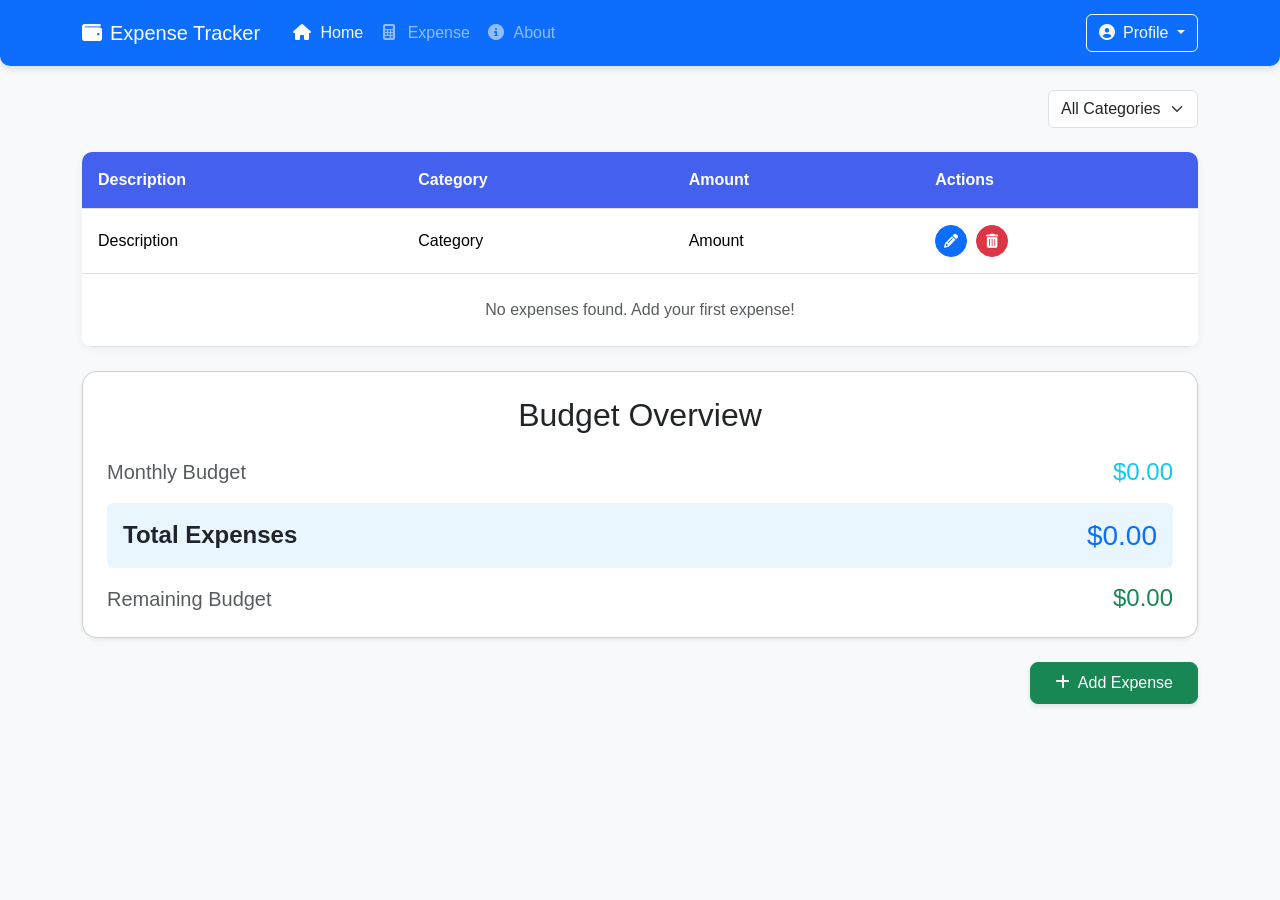
<file: src/main/resources/templates/index.html>
<!DOCTYPE html>
<html xmlns:th="http://www.thymeleaf.org">
<head>
    <title>Expense Tracker</title>
    <meta name="viewport" content="width=device-width, initial-scale=1">
    <!-- Bootstrap 5 -->
    <link href="https://cdn.jsdelivr.net/npm/bootstrap@5.3.0/dist/css/bootstrap.min.css" rel="stylesheet">
    <!-- Font Awesome -->
    <link rel="stylesheet" href="https://cdnjs.cloudflare.com/ajax/libs/font-awesome/6.4.0/css/all.min.css">
    <style>
        /* (your existing CSS, no changes needed) */
        body {
            background-color: #f8f9fa;
            font-family: -apple-system, BlinkMacSystemFont, 'Segoe UI', Roboto, Oxygen, Ubuntu, Cantarell, sans-serif;
        }
        .header {
            background-color: #4361ee;
            color: white;
            padding: 1.5rem 0;
            margin-bottom: 2rem;
            border-radius: 0 0 10px 10px;
            box-shadow: 0 4px 6px rgba(0, 0, 0, 0.1);
        }
        .expense-table {
            background-color: white;
            border-radius: 10px;
            overflow: hidden;
            box-shadow: 0 2px 10px rgba(0, 0, 0, 0.05);
        }
        .expense-table th {
            background-color: #4361ee;
            color: white;
            padding: 1rem;
        }
        .expense-table td {
            padding: 1rem;
            vertical-align: middle;
        }
        .action-btn {
            width: 32px;
            height: 32px;
            display: inline-flex;
            align-items: center;
            justify-content: center;
            border-radius: 50%;
        }
        .total-display {
            background-color: white;
            padding: 1.5rem;
            border-radius: 10px;
            box-shadow: 0 2px 10px rgba(0, 0, 0, 0.05);
            margin: 2rem 0;
        }
        .add-btn {
            padding: 0.5rem 1.5rem;
            font-weight: 500;
            border-radius: 8px;
            box-shadow: 0 2px 5px rgba(0, 0, 0, 0.1);
        }
        .loading-screen {
            position: fixed;
            top: 0;
            left: 0;
            width: 100%;
            height: 100%;
            background-color: white;
            display: flex;
            justify-content: center;
            align-items: center;
            z-index: 9999;
            transition: opacity 0.3s ease;
        }
        .spinner {
            width: 40px;
            height: 40px;
            border: 4px solid rgba(0, 0, 0, 0.1);
            border-radius: 50%;
            border-top-color: #4361ee;
            animation: spin 1s ease-in-out infinite;
        }
        @keyframes spin {
            to { transform: rotate(360deg); }
        }
        .loaded .loading-screen {
            opacity: 0;
            pointer-events: none;
        }
        .navbar {
            border-radius: 0 0 10px 10px;
            box-shadow: 0 4px 6px rgba(0, 0, 0, 0.1);
            padding: 0.8rem 1rem;
        }
        .nav-link {
            padding: 0.5rem 1rem;
            border-radius: 5px;
            transition: all 0.3s ease;
        }
        .nav-link:hover {
            background-color: rgba(255, 255, 255, 0.1);
        }
        .nav-link i {
            width: 20px;
            text-align: center;
        }
        .nav-item.active .nav-link {
            background-color: rgba(255, 255, 255, 0.2);
            color: white;
        }
    </style>
</head>
<body>
    <!-- Loading Screen -->
    <div class="loading-screen">
        <div class="spinner"></div>
    </div>

    <nav class="navbar navbar-expand-lg navbar-dark bg-primary mb-4" style="border-radius: 0 0 10px 10px;">
        <div class="container">
            <div class="d-flex align-items-center">
                <a class="navbar-brand me-4" href="/">
                    <i class="fas fa-wallet me-2"></i>Expense Tracker
                </a>
                
                <div class="collapse navbar-collapse" id="navbarMain">
                    <ul class="navbar-nav">
                        <li class="nav-item">
                            <a class="nav-link active" href="/"><i class="fas fa-home me-1"></i> Home</a>
                        </li>
                        <li class="nav-item">
                            <a class="nav-link" href="/addExpense"><i class="fas fa-calculator me-1"></i> Expense</a>
                        </li>
                        <li class="nav-item">
                            <a class="nav-link" href="/about"><i class="fas fa-info-circle me-1"></i> About</a>
                        </li>
                    </ul>
                </div>
            </div>

            <div class="d-flex align-items-center">
                <div class="dropdown">
                    <button class="btn btn-outline-light dropdown-toggle" type="button" id="profileDropdown" data-bs-toggle="dropdown" aria-expanded="false">
                        <i class="fas fa-user-circle me-1"></i> Profile
                    </button>
                    <ul class="dropdown-menu dropdown-menu-end" aria-labelledby="profileDropdown">
                        <li><a class="dropdown-item" href="/profile"><i class="fas fa-user me-2"></i> My Account</a></li>
                        <li><a class="dropdown-item" href="#"><i class="fas fa-cog me-2"></i> Settings</a></li>
                        <li><hr class="dropdown-divider"></li>
                        <li>
                            <form th:action="@{/logout}" method="post" class="dropdown-item">
                                <button type="submit" style="outline: none; border: none; background: none; padding: 0;">
                                    <i class="fas fa-sign-out-alt me-2"></i> Logout
                                </button>
                            </form>
                        </li>
                    </ul>
                </div>
                <button class="navbar-toggler ms-3" type="button" data-bs-toggle="collapse" data-bs-target="#navbarMain">
                    <span class="navbar-toggler-icon"></span>
                </button>
            </div>
        </div>
    </nav>

    <div class="container">
        <!-- Filter Dropdown (NEW) -->
        <div class="mb-4 d-flex justify-content-end">
            <select id="categoryFilter" class="form-select w-auto">
            <option value="all">All Categories</option>
            <option th:each="cat : ${categories}" th:value="${cat}" th:text="${cat}"></option>
            </select>
        </div>

        <div class="expense-table">
            <table class="table table-hover mb-0" id="expenseTable">
                <thead>
                    <tr>
                        <th>Description</th>
                        <th>Category</th>
                        <th>Amount</th>
                        <th>Actions</th>
                    </tr>
                </thead>
                <tbody id="expenseTableBody">
                    <tr th:each="expense : ${expenses}" th:data-category="${expense.category}">
                        <td th:text="${expense.description}">Description</td>
                        <td th:text="${expense.category}">Category</td>
                        <td th:text="'RM ' + ${expense.amount}">Amount</td>
                        <td>
                            <a class="btn btn-primary btn-sm action-btn me-1" th:href="@{/editExpense/{id}(id=${expense.id})}" title="Edit">
                                <i class="fas fa-pencil-alt"></i>
                            </a>
                            <a class="btn btn-danger btn-sm action-btn" th:href="@{/deleteExpense/{id}(id=${expense.id})}" 
                               onclick="return confirm('Are you sure you want to delete this expense?');" title="Delete">
                                <i class="fas fa-trash-alt"></i>
                            </a>
                        </td>
                    </tr>
                    <tr th:if="${expenses.empty}">
                        <td colspan="4" class="text-center py-4 text-muted">
                            No expenses found. Add your first expense!
                        </td>
                    </tr>
                </tbody>
            </table>
        </div>

        <div class="card shadow-sm p-4 my-4" style="border-radius: 15px; background-color: #ffffff;">
            <h2 class="mb-4 text-center">Budget Overview</h2>
            
            <div class="d-flex justify-content-between align-items-center mb-3">
                <h5 class="text-muted mb-0">Monthly Budget</h5>
                <h4 class="text-info mb-0" th:text="'RM ' + ${monthly_budget}">$0.00</h4>
            </div>
        
            <div class="d-flex justify-content-between align-items-center mb-3 p-3 rounded" style="background-color: #e9f5ff;">
                <h4 class="mb-0 fw-bold">Total Expenses</h4>
                <h3 class="mb-0 text-primary" th:text="'RM ' + ${totalAmount}">$0.00</h3>
            </div>
        
            <div class="d-flex justify-content-between align-items-center">
                <h5 class="text-muted mb-0">Remaining Budget</h5>
                <h4 class="text-success mb-0" th:text="'RM ' + (${monthly_budget} - ${totalAmount})">$0.00</h4>
            </div>
        </div>

        <div class="text-end">
            <a class="btn btn-success add-btn" href="/addExpense">
                <i class="fas fa-plus me-2"></i>Add Expense
            </a>
        </div>
    </div>

    <!-- JavaScript -->
    <script src="https://cdn.jsdelivr.net/npm/bootstrap@5.3.0/dist/js/bootstrap.bundle.min.js"></script>
    <script src="https://code.jquery.com/jquery-3.6.0.min.js"></script>
    <script>
        $(document).ready(function() {
            // Loading animation
            setTimeout(function() {
                $('body').addClass('loaded');
            }, 800);
            
            // Smooth page transitions
            $('a').on('click', function(e) {
                if ($(this).attr('href').startsWith('#')) return;
                e.preventDefault();
                var link = $(this).attr('href');
                $('body').removeClass('loaded');
                setTimeout(function() {
                    window.location.href = link;
                }, 500);
            });

            // Expense Category Filter (NEW)
            $("#categoryFilter").on("change", function() {
                var selectedCategory = $(this).val();
                $("#expenseTableBody tr").each(function() {
                    var rowCategory = $(this).data("category");
                    if (selectedCategory === "all" || rowCategory === selectedCategory) {
                        $(this).show();
                    } else {
                        $(this).hide();
                    }
                });
            });
        });
    </script>
</body>
</html>
</file>
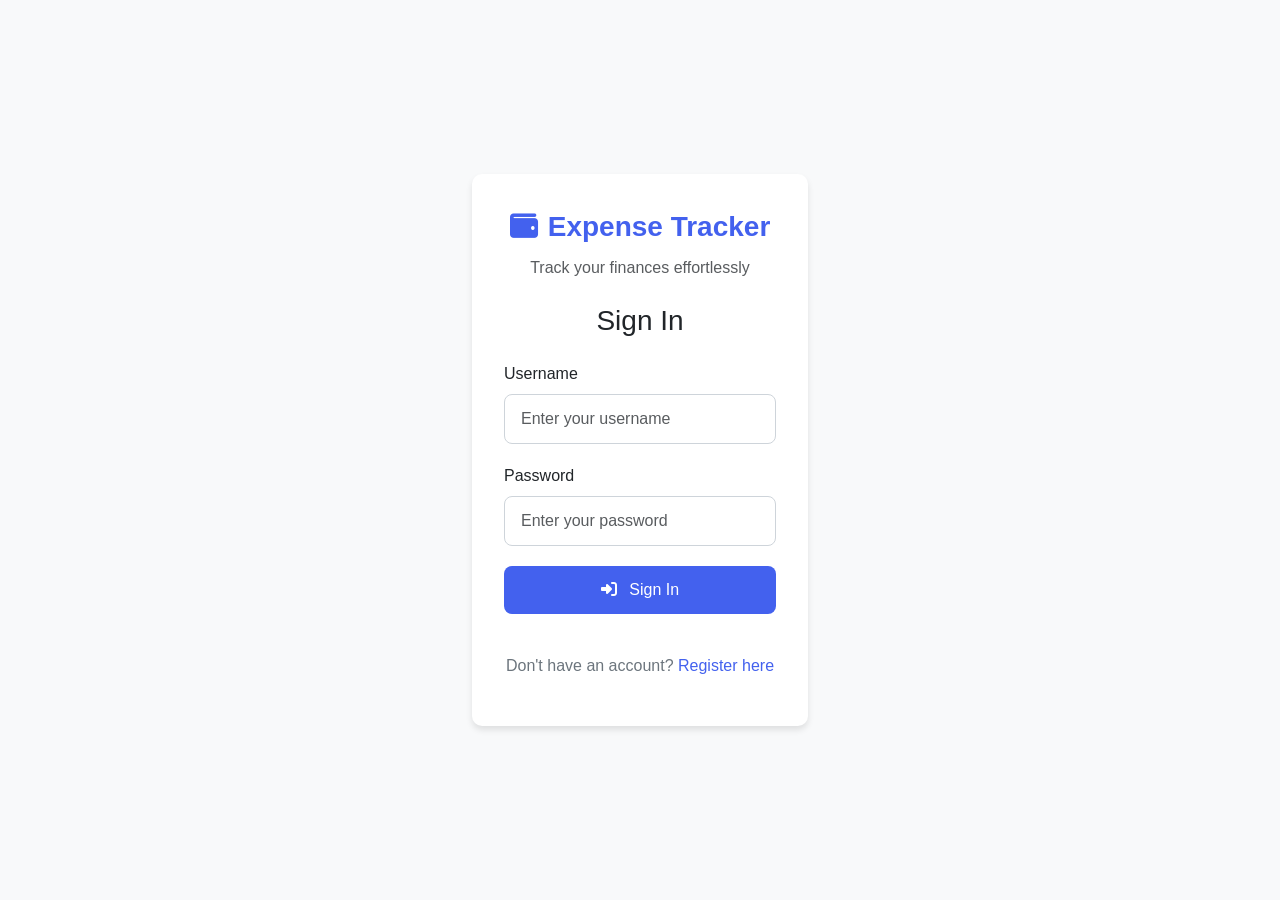
<file: src/main/resources/templates/login.html>
<!DOCTYPE html>
<html lang="en" xmlns:th="http://www.thymeleaf.org">
<head>
    <meta charset="UTF-8">
    <meta name="viewport" content="width=device-width, initial-scale=1.0">
    <title>Login | Expense Tracker</title>
    <link href="https://cdn.jsdelivr.net/npm/bootstrap@5.3.0/dist/css/bootstrap.min.css" rel="stylesheet">
    <link rel="stylesheet" href="https://cdnjs.cloudflare.com/ajax/libs/font-awesome/6.4.0/css/all.min.css">
    <style>
        :root {
            --primary-color: #4361ee;
            --secondary-color: #3f37c9;
            --light-gray: #f8f9fa;
        }
        
        body {
            font-family: 'Segoe UI', Tahoma, Geneva, Verdana, sans-serif;
            background-color: var(--light-gray);
            display: flex;
            min-height: 100vh;
            align-items: center;
        }
        
        .login-container {
            max-width: 400px;
            width: 100%;
            margin: 0 auto;
            padding: 2rem;
        }
        
        .login-card {
            background-color: white;
            border-radius: 10px;
            box-shadow: 0 4px 6px rgba(0, 0, 0, 0.1);
            padding: 2rem;
        }
        
        .brand-header {
            text-align: center;
            margin-bottom: 1.5rem;
        }
        
        .brand-header .logo {
            color: var(--primary-color);
            font-weight: 700;
            font-size: 1.75rem;
            margin-bottom: 0.5rem;
        }
        
        .brand-header .logo i {
            margin-right: 10px;
        }
        
        .login-header {
            text-align: center;
            margin-bottom: 1.5rem;
        }
        
        .login-header i {
            background-color: var(--primary-color);
            color: white;
            width: 50px;
            height: 50px;
            border-radius: 50%;
            display: inline-flex;
            align-items: center;
            justify-content: center;
            font-size: 1.25rem;
            margin-bottom: 0.75rem;
        }
        
        .form-control {
            padding: 0.75rem 1rem;
            border-radius: 8px;
            margin-bottom: 1.25rem;
            border: 1px solid #ced4da;
            transition: all 0.3s ease;
        }
        
        .form-control:focus {
            border-color: var(--primary-color);
            box-shadow: 0 0 0 0.25rem rgba(67, 97, 238, 0.25);
        }
        
        .btn-login {
            background-color: var(--primary-color);
            color: white;
            border: none;
            padding: 0.75rem;
            font-weight: 500;
            width: 100%;
            border-radius: 8px;
            transition: all 0.3s ease;
        }
        
        .btn-login:hover {
            background-color: var(--secondary-color);
            transform: translateY(-2px);
        }
        
        .login-footer {
            text-align: center;
            margin-top: 1.5rem;
            color: #6c757d;
        }
        
        .login-footer a {
            color: var(--primary-color);
            text-decoration: none;
            font-weight: 500;
            transition: all 0.3s ease;
        }
        
        .login-footer a:hover {
            color: var(--secondary-color);
            text-decoration: underline;
        }
    </style>
</head>
<body>
    <div class="login-container">
        <div class="login-card">
            <!-- Brand Header -->
            <div class="brand-header">
                <div class="logo">
                    <i class="fas fa-wallet"></i>Expense Tracker
                </div>
                <p class="text-muted">Track your finances effortlessly</p>
            </div>
            
            <!-- Login Form -->
            <div class="login-header">
                <!-- <i class="fas fa-sign-in-alt"></i> -->
                <h3>Sign In</h3>
            </div>
            
            <form th:action="@{/login}" method="post">
                <div class="mb-3">
                    <label for="username" class="form-label">Username</label>
                    <input type="text" id="username" name="username" class="form-control" 
                           placeholder="Enter your username" required>
                </div>
                
                <div class="mb-3">
                    <label for="password" class="form-label">Password</label>
                    <input type="password" id="password" name="password" class="form-control" 
                           placeholder="Enter your password" required>
                </div>
                
                <button type="submit" class="btn btn-login mb-3">
                    <i class="fas fa-sign-in-alt me-2"></i> Sign In
                </button>
                
                <div class="login-footer">
                    <p>Don't have an account? <a href="/register">Register here</a></p>
                </div>
            </form>
        </div>
    </div>

    <script src="https://cdn.jsdelivr.net/npm/bootstrap@5.3.0/dist/js/bootstrap.bundle.min.js"></script>
</body>
</html>
</file>
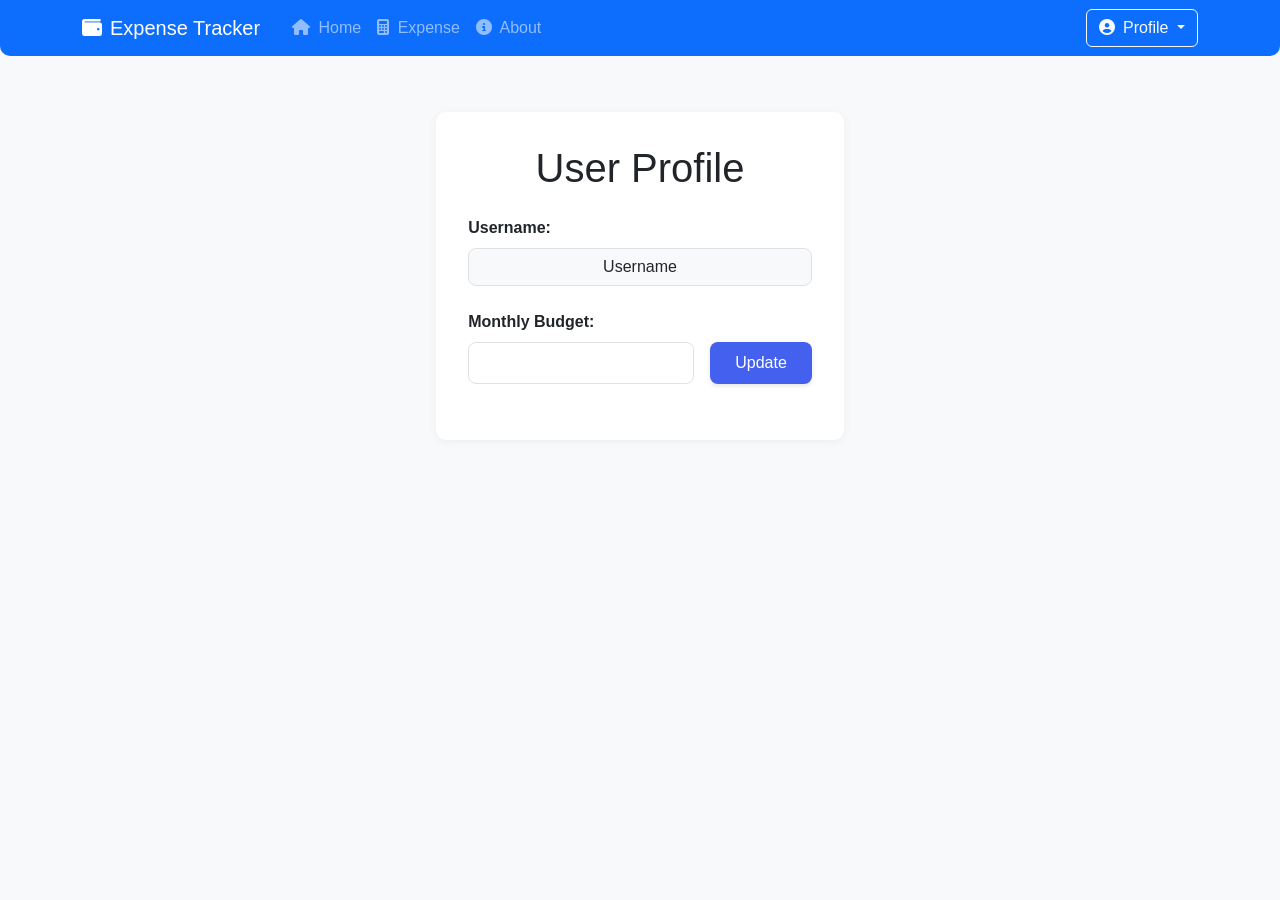
<file: src/main/resources/templates/profile.html>
<!DOCTYPE html>
<html xmlns:th="http://www.thymeleaf.org" lang="en">
<head>
    <meta charset="UTF-8">
    <title>Profile - Expense Tracker</title>
    <meta name="viewport" content="width=device-width, initial-scale=1">
    
    <!-- Bootstrap 5 -->
    <link href="https://cdn.jsdelivr.net/npm/bootstrap@5.3.0/dist/css/bootstrap.min.css" rel="stylesheet">
    <!-- Font Awesome -->
    <link rel="stylesheet" href="https://cdnjs.cloudflare.com/ajax/libs/font-awesome/6.4.0/css/all.min.css">
    
    <style>
        body {
            background-color: #f8f9fa;
            font-family: -apple-system, BlinkMacSystemFont, 'Segoe UI', Roboto, Oxygen, Ubuntu, Cantarell, sans-serif;
        }
        .profile-section {
            background: white;
            padding: 2rem;
            border-radius: 10px;
            box-shadow: 0 2px 10px rgba(0, 0, 0, 0.05);
            margin-top: 2rem;
        }
        .form-group {
            margin-bottom: 1.5rem;
        }
        .form-group label {
            font-weight: 600;
            display: block;
            margin-bottom: 0.5rem;
        }
        .form-control {
            border-radius: 8px;
        }
        .btn-update {
            background-color: #4361ee;
            color: white;
            padding: 0.5rem 1.5rem;
            font-weight: 500;
            border-radius: 8px;
            box-shadow: 0 2px 5px rgba(0, 0, 0, 0.1);
        }
        .masked-password {
            font-size: 1.2rem;
            letter-spacing: 3px;
        }
    </style>
</head>
<body>

    <!-- Loading Screen -->
    <div class="loading-screen">
        <div class="spinner"></div>
    </div>
    
    <!-- Navbar (copied from your main layout) -->
    <nav class="navbar navbar-expand-lg navbar-dark bg-primary mb-4" style="border-radius: 0 0 10px 10px;">
        <div class="container">
            <div class="d-flex align-items-center">
                <a class="navbar-brand me-4" href="/">
                    <i class="fas fa-wallet me-2"></i>Expense Tracker
                </a>

                <div class="collapse navbar-collapse" id="navbarMain">
                    <ul class="navbar-nav">
                        <li class="nav-item">
                            <a class="nav-link" href="/"><i class="fas fa-home me-1"></i> Home</a>
                        </li>
                        <li class="nav-item">
                            <a class="nav-link" href="/addExpense"><i class="fas fa-calculator me-1"></i> Expense</a>
                        </li>
                        <li class="nav-item">
                            <a class="nav-link" href="/about"><i class="fas fa-info-circle me-1"></i> About</a>
                        </li>
                    </ul>
                </div>
            </div>

            <div class="d-flex align-items-center">
                <div class="dropdown">
                    <button class="btn btn-outline-light dropdown-toggle" type="button" id="profileDropdown" 
                            data-bs-toggle="dropdown" aria-expanded="false">
                        <i class="fas fa-user-circle me-1"></i> Profile
                    </button>
                    <ul class="dropdown-menu dropdown-menu-end" aria-labelledby="profileDropdown">
                        <li><a class="dropdown-item" href="/profile"><i class="fas fa-user me-2"></i> My Account</a></li>
                        <li><a class="dropdown-item" href="#"><i class="fas fa-cog me-2"></i> Settings</a></li>
                        <li><hr class="dropdown-divider"></li>
                        <li>
                            <form th:action="@{/logout}" method="post" class="dropdown-item">
                                <button type="submit" style="outline: none; border: none; background: none; padding: 0;">
                                    <i class="fas fa-sign-out-alt me-2"></i> Logout
                                </button>
                            </form>
                        </li>
                    </ul>
                </div>

                <button class="navbar-toggler ms-3" type="button" data-bs-toggle="collapse" data-bs-target="#navbarMain">
                    <span class="navbar-toggler-icon"></span>
                </button>
            </div>
        </div>
    </nav>

    <div class="container d-flex justify-content-center">
        <section class="profile-section" style="max-width: 500px;">
            <h1 class="mb-4 text-center">User Profile</h1>

            <div class="form-group">
                <label>Username:</label>
                <p class="form-control bg-light text-center" th:text="${username}">Username</p>
            </div>

            <div class="form-group">
                <label>Monthly Budget:</label>
                <form method="post" th:action="@{/updateBudget}" class="d-flex gap-3">
                    <input type="number" class="form-control" name="monthly_budget" th:value="${monthly_budget}" required />
                    <button type="submit" class="btn btn-update">Update</button>
                </form>
            </div>
        </section>
    </div>

    <!-- Scripts -->
    <script src="https://cdn.jsdelivr.net/npm/bootstrap@5.3.0/dist/js/bootstrap.bundle.min.js"></script>
    <script>
        $(document).ready(function() {
            // Loading animation
            setTimeout(function() {
                $('body').addClass('loaded');
            }, 800);
            
            // Smooth page transitions
            $('a').on('click', function(e) {
                if ($(this).attr('href').startsWith('#')) return;
                
                e.preventDefault();
                var link = $(this).attr('href');
                $('body').removeClass('loaded');
                setTimeout(function() {
                    window.location.href = link;
                }, 500);
            });
        });
    </script>
</body>
</html>
</file>
